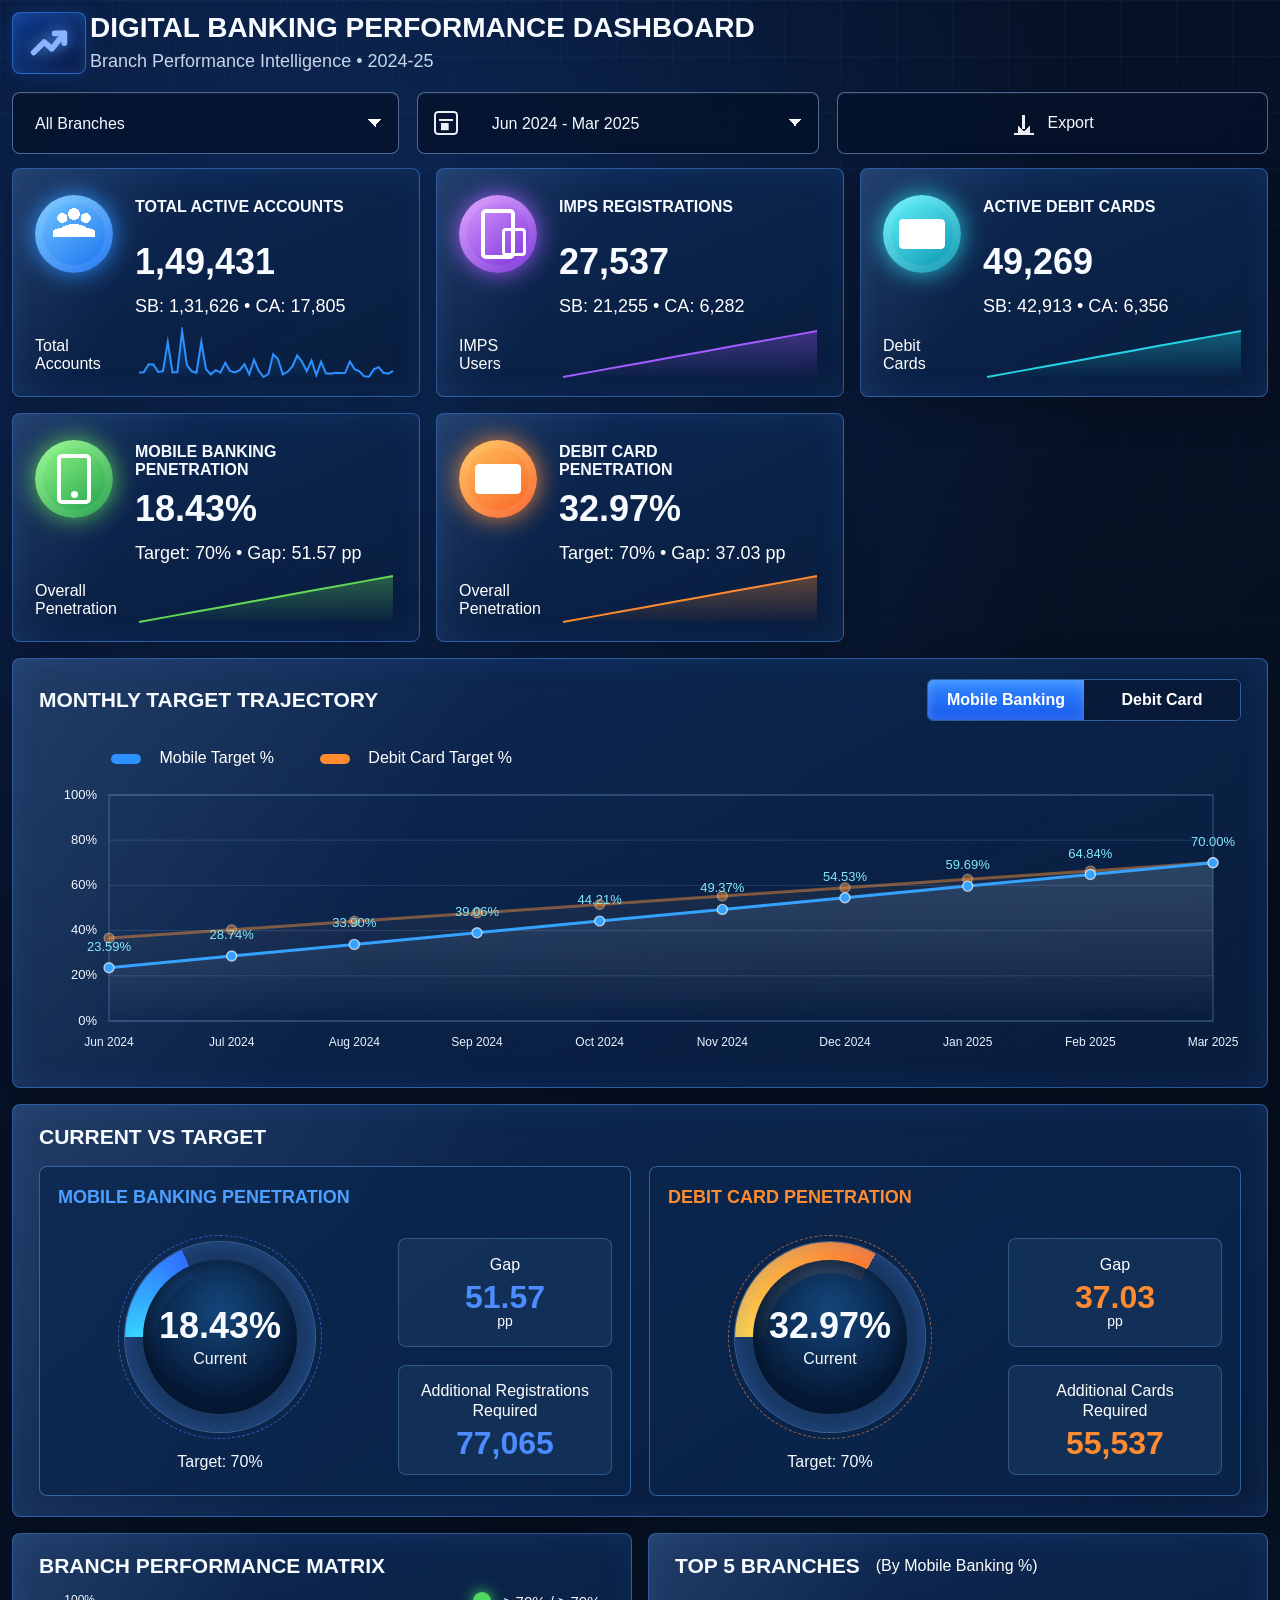
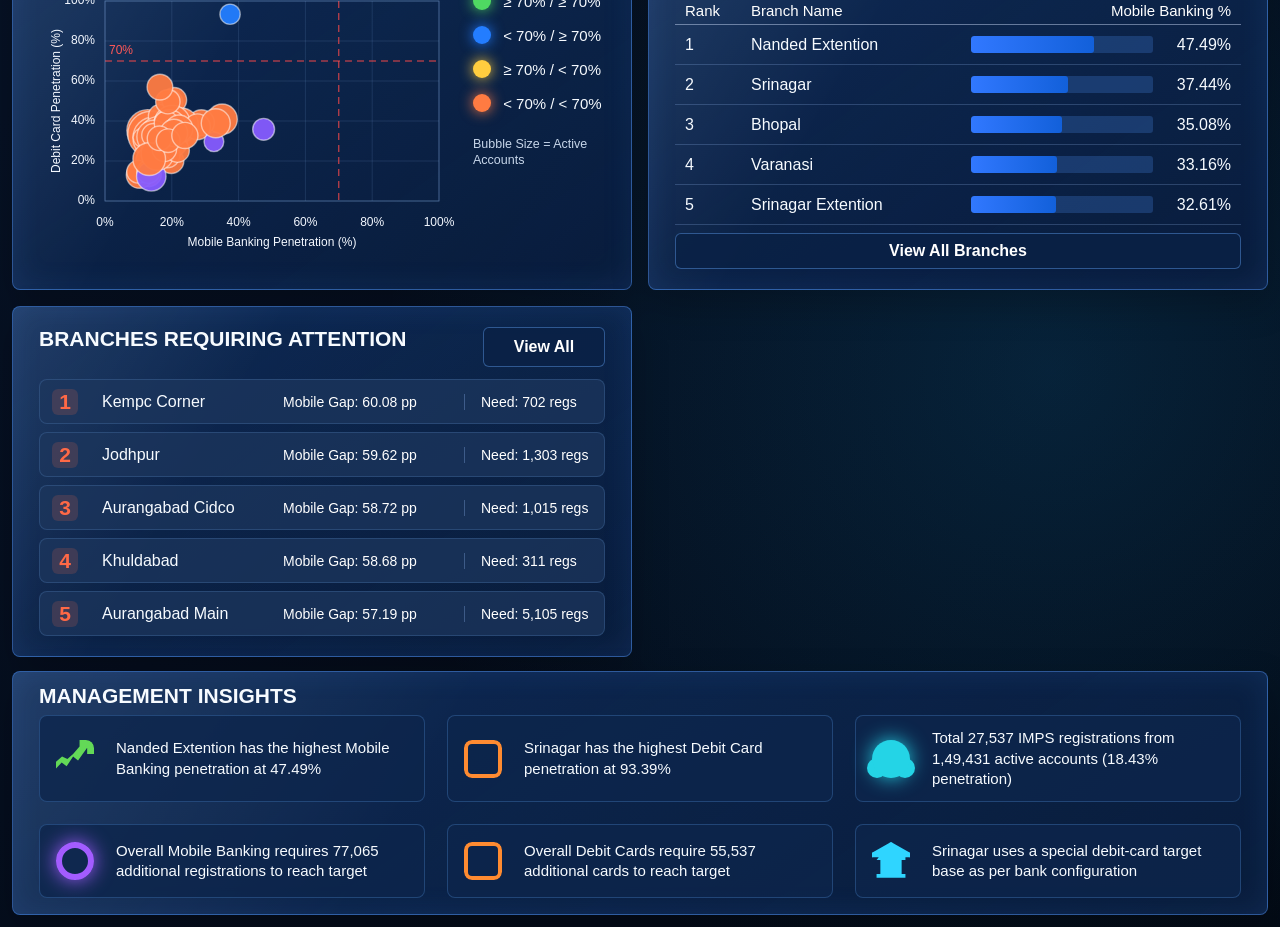
<file: codex dashboard/index.html>
<!DOCTYPE html>
<html lang="en">
<head>
  <meta charset="UTF-8">
  <meta name="viewport" content="width=device-width, initial-scale=1.0">
  <title>Digital Banking Performance Dashboard</title>
  <link rel="stylesheet" href="styles.css">
  <script src="data.js" defer></script>
  <script src="script.js" defer></script>
</head>
<body>
  <main class="dashboard-shell">
    <header class="topbar">
      <div class="brand-mark" aria-hidden="true">
        <svg viewBox="0 0 48 48" role="img">
          <path d="M8 34 19 23l8 7L40 14" fill="none" stroke="currentColor" stroke-width="6" stroke-linecap="round" stroke-linejoin="round"/>
          <path d="M30 14h10v10" fill="none" stroke="currentColor" stroke-width="6" stroke-linecap="round" stroke-linejoin="round"/>
        </svg>
      </div>
      <div class="title-block">
        <h1>DIGITAL BANKING PERFORMANCE DASHBOARD</h1>
        <p>Branch Performance Intelligence • 2024-25</p>
      </div>
      <div class="controls">
        <label class="select-wrap">
          <span class="sr-only">Branch</span>
          <select id="branchFilter"></select>
        </label>
        <label class="select-wrap period">
          <span class="calendar-icon" aria-hidden="true"></span>
          <span class="sr-only">Period</span>
          <select id="periodFilter">
            <option>Jun 2024 - Mar 2025</option>
          </select>
        </label>
        <button id="exportBtn" class="export-btn" type="button">
          <span class="download-icon" aria-hidden="true"></span>
          Export
        </button>
      </div>
    </header>

    <section class="kpi-grid" aria-label="Performance summary">
      <article class="kpi-card blue">
        <div class="kpi-icon people" aria-hidden="true"></div>
        <div class="kpi-content">
          <p class="kpi-label">TOTAL ACTIVE ACCOUNTS</p>
          <strong id="activeTotal">0</strong>
          <p id="activeSplit" class="kpi-sub"></p>
        </div>
        <div class="spark-label">Total Accounts</div>
        <canvas id="activeSpark" class="spark" width="260" height="48"></canvas>
      </article>
      <article class="kpi-card purple">
        <div class="kpi-icon phone-pay" aria-hidden="true"></div>
        <div class="kpi-content">
          <p class="kpi-label">IMPS REGISTRATIONS</p>
          <strong id="impsTotal">0</strong>
          <p id="impsSplit" class="kpi-sub"></p>
        </div>
        <div class="spark-label">IMPS Users</div>
        <canvas id="impsSpark" class="spark" width="260" height="48"></canvas>
      </article>
      <article class="kpi-card cyan">
        <div class="kpi-icon card-icon" aria-hidden="true"></div>
        <div class="kpi-content">
          <p class="kpi-label">ACTIVE DEBIT CARDS</p>
          <strong id="cardsTotal">0</strong>
          <p id="cardsSplit" class="kpi-sub"></p>
        </div>
        <div class="spark-label">Debit Cards</div>
        <canvas id="cardsSpark" class="spark" width="260" height="48"></canvas>
      </article>
      <article class="kpi-card green">
        <div class="kpi-icon mobile" aria-hidden="true"></div>
        <div class="kpi-content">
          <p class="kpi-label">MOBILE BANKING<br>PENETRATION</p>
          <strong id="mobilePct">0%</strong>
          <p id="mobileGap" class="kpi-sub"></p>
        </div>
        <div class="spark-label">Overall Penetration</div>
        <canvas id="mobileSpark" class="spark" width="260" height="48"></canvas>
      </article>
      <article class="kpi-card orange">
        <div class="kpi-icon debit" aria-hidden="true"></div>
        <div class="kpi-content">
          <p class="kpi-label">DEBIT CARD<br>PENETRATION</p>
          <strong id="debitPct">0%</strong>
          <p id="debitGap" class="kpi-sub"></p>
        </div>
        <div class="spark-label">Overall Penetration</div>
        <canvas id="debitSpark" class="spark" width="260" height="48"></canvas>
      </article>
    </section>

    <section class="main-grid">
      <article class="panel trajectory-panel">
        <div class="panel-head">
          <h2>MONTHLY TARGET TRAJECTORY</h2>
          <div class="segmented" role="tablist" aria-label="Target metric">
            <button class="metric-tab active" data-metric="mobile" type="button">Mobile Banking</button>
            <button class="metric-tab" data-metric="debit" type="button">Debit Card</button>
          </div>
        </div>
        <div class="legend-row">
          <span><i class="dot mobile-dot"></i> Mobile Target %</span>
          <span><i class="dot debit-dot"></i> Debit Card Target %</span>
        </div>
        <canvas id="targetChart" class="line-chart" width="920" height="300"></canvas>
      </article>

      <article class="panel gauge-panel">
        <h2>CURRENT VS TARGET</h2>
        <div class="gauge-grid">
          <section class="gauge-card mobile-gauge">
            <h3>MOBILE BANKING PENETRATION</h3>
            <div class="gauge-wrap">
              <div id="mobileGauge" class="gauge" style="--value: 18.43; --accent: #36d8ff; --accent2: #316cff">
                <div class="gauge-center"><strong id="mobileGaugeValue">0%</strong><span>Current</span></div>
              </div>
              <p id="mobileGaugeTarget">Target: 70%</p>
            </div>
            <div class="side-stats">
              <div><span>Gap</span><strong id="mobileGapLarge">0</strong><em>pp</em></div>
              <div><span>Additional Registrations<br>Required</span><strong id="mobileRequired">0</strong></div>
            </div>
          </section>
          <section class="gauge-card debit-gauge">
            <h3>DEBIT CARD PENETRATION</h3>
            <div class="gauge-wrap">
              <div id="debitGauge" class="gauge" style="--value: 32.97; --accent: #ffd14b; --accent2: #ff7a2f">
                <div class="gauge-center"><strong id="debitGaugeValue">0%</strong><span>Current</span></div>
              </div>
              <p id="debitGaugeTarget">Target: 70%</p>
            </div>
            <div class="side-stats">
              <div><span>Gap</span><strong id="debitGapLarge">0</strong><em>pp</em></div>
              <div><span>Additional Cards<br>Required</span><strong id="debitRequired">0</strong></div>
            </div>
          </section>
        </div>
      </article>

      <article class="panel matrix-panel">
        <h2>BRANCH PERFORMANCE MATRIX</h2>
        <canvas id="matrixChart" width="660" height="292"></canvas>
        <div id="matrixTooltip" class="matrix-tooltip" hidden></div>
        <div class="matrix-legend">
          <span><i class="q q1"></i> ≥ 70% / ≥ 70%</span>
          <span><i class="q q2"></i> &lt; 70% / ≥ 70%</span>
          <span><i class="q q3"></i> ≥ 70% / &lt; 70%</span>
          <span><i class="q q4"></i> &lt; 70% / &lt; 70%</span>
          <small>Bubble Size = Active Accounts</small>
        </div>
      </article>

      <article class="panel rank-panel">
        <div class="panel-title-inline">
          <h2>TOP 5 BRANCHES</h2>
          <span id="rankMetricLabel">(By Mobile Banking %)</span>
        </div>
        <div class="rank-table">
          <div class="rank-row head"><span>Rank</span><span>Branch Name</span><span id="rankHeader">Mobile Banking %</span></div>
          <div id="topBranches"></div>
        </div>
        <button id="viewAllTop" class="wide-btn" type="button">View All Branches</button>
      </article>

      <article class="panel attention-panel">
        <div class="panel-head tight">
          <h2>BRANCHES REQUIRING ATTENTION</h2>
          <button id="viewAllAttention" class="small-btn" type="button">View All</button>
        </div>
        <div id="attentionList" class="attention-list"></div>
      </article>
    </section>

    <section class="panel insight-panel" aria-label="Management insights">
      <h2>MANAGEMENT INSIGHTS</h2>
      <div id="insightGrid" class="insight-grid"></div>
    </section>
  </main>

  <div id="modal" class="modal" hidden>
    <div class="modal-card" role="dialog" aria-modal="true" aria-labelledby="modalTitle">
      <div class="modal-head">
        <h2 id="modalTitle">All Branches</h2>
        <button id="closeModal" class="icon-btn" type="button" aria-label="Close">×</button>
      </div>
      <div class="modal-table-wrap">
        <table id="modalTable"></table>
      </div>
    </div>
  </div>
</body>
</html>
</file>
<file: codex dashboard/styles.css>
:root {
  --bg: #050c1d;
  --panel: rgba(9, 30, 62, 0.88);
  --panel-2: rgba(11, 38, 78, 0.78);
  --line: rgba(87, 156, 255, 0.48);
  --text: #f7fbff;
  --muted: #c7d6ea;
  --soft: #88a3c6;
  --blue: #2e91ff;
  --purple: #a35cff;
  --cyan: #24d4e6;
  --green: #63d957;
  --orange: #ff8b31;
  --yellow: #ffd147;
  --danger: #ff6946;
  --radius: 8px;
  font-family: Inter, "Segoe UI", Arial, sans-serif;
}

* {
  box-sizing: border-box;
}

body {
  margin: 0;
  min-width: 1180px;
  min-height: 100vh;
  color: var(--text);
  background:
    radial-gradient(circle at 26% 12%, rgba(33, 119, 255, 0.23), transparent 32%),
    radial-gradient(circle at 82% 78%, rgba(20, 156, 230, 0.16), transparent 30%),
    linear-gradient(135deg, #07132c 0%, #061124 45%, #030812 100%);
}

body::before {
  content: "";
  position: fixed;
  inset: 0;
  pointer-events: none;
  background-image:
    linear-gradient(rgba(95, 165, 255, 0.055) 1px, transparent 1px),
    linear-gradient(90deg, rgba(95, 165, 255, 0.045) 1px, transparent 1px);
  background-size: 56px 56px;
  mask-image: linear-gradient(to bottom, #000 0%, transparent 100%);
}

.dashboard-shell {
  position: relative;
  width: min(100vw, 1920px);
  margin: 0 auto;
  padding: 18px;
}

.sr-only {
  position: absolute;
  width: 1px;
  height: 1px;
  padding: 0;
  overflow: hidden;
  clip: rect(0, 0, 0, 0);
  white-space: nowrap;
  border: 0;
}

.topbar {
  min-height: 72px;
  display: grid;
  grid-template-columns: 76px minmax(520px, 1fr) auto;
  align-items: center;
  gap: 18px;
}

.brand-mark {
  width: 74px;
  height: 62px;
  display: grid;
  place-items: center;
  color: #8ab4ff;
  border: 1px solid rgba(59, 139, 255, 0.62);
  border-radius: var(--radius);
  background: linear-gradient(145deg, rgba(15, 61, 147, 0.92), rgba(8, 22, 62, 0.82));
  box-shadow: inset 0 0 18px rgba(74, 145, 255, 0.23), 0 0 20px rgba(27, 111, 255, 0.22);
}

.brand-mark svg {
  width: 46px;
  height: 46px;
  filter: drop-shadow(0 0 8px rgba(96, 166, 255, 0.8));
}

.title-block h1 {
  margin: 0;
  font-size: clamp(28px, 2.15vw, 36px);
  line-height: 1;
  letter-spacing: 0;
  font-weight: 850;
}

.title-block p {
  margin: 9px 0 0;
  color: var(--muted);
  font-size: 18px;
}

.controls {
  display: flex;
  align-items: center;
  justify-content: flex-end;
  gap: 18px;
}

.select-wrap,
.export-btn {
  height: 62px;
  min-width: 252px;
  display: inline-flex;
  align-items: center;
  gap: 12px;
  border: 1px solid rgba(134, 169, 220, 0.58);
  border-radius: var(--radius);
  background: rgba(5, 17, 41, 0.78);
  color: var(--text);
  box-shadow: inset 0 1px 0 rgba(255, 255, 255, 0.05);
}

.select-wrap select {
  width: 100%;
  height: 100%;
  padding: 0 44px 0 22px;
  color: var(--text);
  font: inherit;
  font-size: 16px;
  border: 0;
  appearance: none;
  background:
    linear-gradient(45deg, transparent 50%, #fff 50%) right 22px center / 8px 8px no-repeat,
    linear-gradient(135deg, #fff 50%, transparent 50%) right 16px center / 8px 8px no-repeat;
}

.select-wrap select:focus,
button:focus-visible {
  outline: 2px solid #78b3ff;
  outline-offset: 2px;
}

.period {
  min-width: 318px;
  padding-left: 16px;
}

.calendar-icon,
.download-icon {
  width: 24px;
  height: 24px;
  flex: 0 0 24px;
  background: currentColor;
  opacity: 0.95;
}

.calendar-icon {
  mask: linear-gradient(#000 0 0);
  border: 2px solid currentColor;
  border-radius: 4px;
  background: none;
  position: relative;
}

.calendar-icon::before,
.calendar-icon::after {
  content: "";
  position: absolute;
  background: currentColor;
}

.calendar-icon::before {
  left: 3px;
  right: 3px;
  top: 6px;
  height: 2px;
}

.calendar-icon::after {
  width: 9px;
  height: 9px;
  left: 5px;
  top: 10px;
  box-shadow: 8px 0 0 currentColor, 0 7px 0 currentColor, 8px 7px 0 currentColor;
  transform: scale(0.45);
  transform-origin: top left;
}

.download-icon {
  mask:
    linear-gradient(#000 0 0) center 4px / 3px 14px no-repeat,
    linear-gradient(135deg, transparent 48%, #000 50%) center 15px / 12px 12px no-repeat,
    linear-gradient(225deg, transparent 48%, #000 50%) center 15px / 12px 12px no-repeat,
    linear-gradient(#000 0 0) center 22px / 20px 3px no-repeat;
}

.export-btn {
  min-width: 146px;
  justify-content: center;
  padding: 0 22px;
  cursor: pointer;
  font: inherit;
}

.export-btn:hover,
.small-btn:hover,
.wide-btn:hover,
.metric-tab:hover {
  border-color: rgba(105, 176, 255, 0.95);
  background-color: rgba(26, 80, 150, 0.5);
}

.kpi-grid {
  display: grid;
  grid-template-columns: repeat(5, minmax(0, 1fr));
  gap: 16px;
  margin-top: 14px;
}

.kpi-card,
.panel {
  position: relative;
  border: 1px solid var(--line);
  border-radius: var(--radius);
  background:
    linear-gradient(145deg, rgba(15, 47, 94, 0.92), rgba(6, 18, 45, 0.78)),
    var(--panel);
  box-shadow: inset 0 0 30px rgba(69, 142, 255, 0.12), 0 14px 36px rgba(0, 0, 0, 0.22);
  overflow: hidden;
}

.kpi-card {
  min-height: 220px;
  padding: 26px 22px 15px;
  display: grid;
  grid-template-columns: 82px 1fr;
  grid-template-rows: 132px 1fr;
  column-gap: 18px;
}

.kpi-card::before,
.panel::before {
  content: "";
  position: absolute;
  inset: 0;
  pointer-events: none;
  background: linear-gradient(120deg, rgba(255, 255, 255, 0.08), transparent 34%, rgba(50, 160, 255, 0.06));
}

.kpi-icon {
  width: 78px;
  height: 78px;
  align-self: start;
  border-radius: 50%;
  display: grid;
  place-items: center;
  color: #fff;
  box-shadow: inset 0 0 0 8px rgba(255, 255, 255, 0.08), 0 0 24px currentColor;
}

.blue .kpi-icon { background: linear-gradient(145deg, #6fc6ff, #116cf0); color: rgba(42, 143, 255, 0.95); }
.purple .kpi-icon { background: linear-gradient(145deg, #d99aff, #7225d7); color: rgba(165, 92, 255, 0.9); }
.cyan .kpi-icon { background: linear-gradient(145deg, #61f6ff, #008da9); color: rgba(36, 212, 230, 0.88); }
.green .kpi-icon { background: linear-gradient(145deg, #8ffb85, #159842); color: rgba(99, 217, 87, 0.88); }
.orange .kpi-icon { background: linear-gradient(145deg, #ffc151, #fa5b22); color: rgba(255, 139, 49, 0.9); }

.kpi-icon::before,
.kpi-icon::after {
  content: "";
  display: block;
  background: #fff;
}

.people::before {
  width: 42px;
  height: 30px;
  mask:
    radial-gradient(circle 6px at 50% 7px, #000 99%, transparent 100%),
    radial-gradient(circle 5px at 22% 11px, #000 99%, transparent 100%),
    radial-gradient(circle 5px at 78% 11px, #000 99%, transparent 100%),
    radial-gradient(ellipse 17px 11px at 50% 28px, #000 99%, transparent 100%),
    radial-gradient(ellipse 11px 8px at 20% 29px, #000 99%, transparent 100%),
    radial-gradient(ellipse 11px 8px at 80% 29px, #000 99%, transparent 100%);
}

.phone-pay::before,
.mobile::before {
  width: 26px;
  height: 42px;
  border: 4px solid #fff;
  border-radius: 5px;
  background: transparent;
}

.phone-pay::after {
  position: absolute;
  width: 18px;
  height: 22px;
  border: 3px solid #fff;
  border-radius: 4px;
  transform: translate(16px, 8px);
  background: transparent;
}

.mobile::after {
  position: absolute;
  width: 7px;
  height: 7px;
  border-radius: 50%;
  transform: translateY(15px);
}

.card-icon::before,
.debit::before {
  width: 46px;
  height: 30px;
  border-radius: 4px;
  mask:
    linear-gradient(#000 0 0) 0 0 / 100% 100% no-repeat,
    linear-gradient(transparent 0 0);
}

.card-icon::after,
.debit::after {
  position: absolute;
  width: 28px;
  height: 4px;
  border-radius: 4px;
  transform: translateY(-4px);
  box-shadow: -8px 12px 0 -1px #fff, 8px 12px 0 -1px #fff;
}

.kpi-content {
  position: relative;
  z-index: 1;
}

.kpi-label {
  min-height: 34px;
  margin: 3px 0 11px;
  font-size: 16px;
  line-height: 1.12;
  font-weight: 800;
}

.kpi-content strong {
  display: block;
  font-size: 36px;
  line-height: 1.05;
  font-weight: 850;
}

.kpi-sub {
  margin: 15px 0 0;
  color: #fff;
  font-size: 18px;
  white-space: nowrap;
}

.spark-label {
  position: relative;
  z-index: 1;
  align-self: end;
  grid-column: 1 / 2;
  padding-bottom: 8px;
  color: #fff;
  font-size: 16px;
}

.spark {
  position: relative;
  z-index: 1;
  grid-column: 2 / 3;
  align-self: end;
  width: 100%;
  height: 54px;
}

.main-grid {
  display: grid;
  grid-template-columns: repeat(12, minmax(0, 1fr));
  gap: 16px;
  margin-top: 16px;
}

.panel {
  padding: 20px 26px;
}

.panel h2 {
  position: relative;
  z-index: 1;
  margin: 0;
  font-size: 21px;
  line-height: 1.1;
  font-weight: 850;
}

.panel-head,
.panel-title-inline {
  position: relative;
  z-index: 2;
  display: flex;
  align-items: center;
  justify-content: space-between;
  gap: 16px;
}

.panel-title-inline {
  justify-content: flex-start;
}

.panel-title-inline span {
  color: #fff;
  font-size: 16px;
}

.tight {
  align-items: start;
}

.trajectory-panel {
  grid-column: span 6;
  min-height: 412px;
}

.segmented {
  display: grid;
  grid-template-columns: 1fr 1fr;
  width: 314px;
  height: 42px;
  border: 1px solid rgba(77, 142, 228, 0.55);
  border-radius: 6px;
  overflow: hidden;
}

.metric-tab {
  border: 0;
  color: #fff;
  background: rgba(8, 22, 49, 0.62);
  font: inherit;
  font-weight: 700;
  cursor: pointer;
}

.metric-tab.active {
  background: linear-gradient(180deg, #368cff, #1356ea);
  box-shadow: inset 0 0 12px rgba(255, 255, 255, 0.22);
}

.legend-row {
  position: relative;
  z-index: 1;
  display: flex;
  gap: 46px;
  margin: 28px 0 6px 72px;
  color: #fff;
  font-size: 16px;
}

.dot {
  width: 30px;
  height: 10px;
  display: inline-block;
  margin-right: 14px;
  border-radius: 99px;
  vertical-align: middle;
}

.mobile-dot { background: var(--blue); box-shadow: 16px 0 0 -5px var(--blue); }
.debit-dot { background: var(--orange); box-shadow: 16px 0 0 -5px var(--orange); }

.line-chart {
  position: relative;
  z-index: 1;
  width: 100%;
  height: 290px;
}

.gauge-panel {
  grid-column: span 6;
  min-height: 412px;
}

.gauge-grid {
  position: relative;
  z-index: 1;
  display: grid;
  grid-template-columns: 1fr 1fr;
  gap: 18px;
  margin-top: 18px;
}

.gauge-card {
  min-height: 330px;
  display: grid;
  grid-template-columns: 1.18fr 0.78fr;
  gap: 16px;
  padding: 20px 18px;
  border: 1px solid rgba(101, 168, 255, 0.45);
  border-radius: var(--radius);
  background: rgba(10, 38, 77, 0.72);
}

.gauge-card h3 {
  grid-column: 1 / -1;
  margin: 0;
  color: #4da0ff;
  font-size: 18px;
  letter-spacing: 0;
}

.debit-gauge h3 {
  color: var(--orange);
}

.gauge-wrap {
  display: grid;
  place-items: center;
  gap: 12px;
}

.gauge-wrap p {
  margin: 0;
  font-size: 16px;
}

.gauge {
  --angle: calc(var(--value) * 3.6deg);
  width: 190px;
  height: 190px;
  position: relative;
  display: grid;
  place-items: center;
  border-radius: 50%;
  background:
    radial-gradient(circle at center, #092448 0 47%, transparent 48%),
    conic-gradient(from -90deg, var(--accent) 0deg, var(--accent2) var(--angle), rgba(36, 68, 112, 0.6) var(--angle) 360deg);
  box-shadow: inset 0 0 20px rgba(51, 132, 255, 0.28), 0 0 0 1px rgba(140, 188, 255, 0.4);
}

.gauge::before {
  content: "";
  position: absolute;
  inset: 18px;
  border-radius: 50%;
  background: radial-gradient(circle at 50% 32%, rgba(22, 78, 135, 0.8), #061b39 68%);
  box-shadow: inset 0 0 25px rgba(0, 0, 0, 0.35);
}

.gauge::after {
  content: "";
  position: absolute;
  inset: -7px;
  border-radius: 50%;
  border: 1px dashed color-mix(in srgb, var(--accent2) 70%, #fff 10%);
  opacity: 0.8;
}

.gauge-center {
  position: relative;
  z-index: 1;
  text-align: center;
}

.gauge-center strong {
  display: block;
  font-size: 36px;
  line-height: 1.1;
}

.gauge-center span {
  display: block;
  margin-top: 4px;
  font-size: 16px;
}

.side-stats {
  display: grid;
  gap: 18px;
}

.side-stats div {
  min-height: 103px;
  display: grid;
  place-content: center;
  text-align: center;
  padding: 10px;
  border: 1px solid rgba(107, 163, 224, 0.34);
  border-radius: var(--radius);
  background: rgba(24, 55, 94, 0.66);
}

.side-stats span {
  color: #fff;
  font-size: 16px;
  line-height: 1.25;
}

.side-stats strong {
  display: block;
  margin-top: 6px;
  color: #4d8cff;
  font-size: 32px;
  line-height: 1;
}

.debit-gauge .side-stats strong {
  color: var(--orange);
}

.side-stats em {
  font-style: normal;
  color: #fff;
  font-size: 14px;
}

.matrix-panel {
  grid-column: span 5;
  min-height: 346px;
  padding-right: 170px;
}

#matrixChart {
  position: relative;
  z-index: 1;
  width: 100%;
  height: 262px;
  margin-top: 10px;
  cursor: crosshair;
}

.matrix-legend {
  position: absolute;
  z-index: 2;
  right: 22px;
  top: 58px;
  width: 136px;
  display: grid;
  gap: 16px;
  font-size: 15px;
}

.matrix-legend span {
  white-space: nowrap;
}

.matrix-legend small {
  margin-top: 8px;
  color: var(--muted);
  line-height: 1.3;
}

.q {
  display: inline-block;
  width: 18px;
  height: 18px;
  margin-right: 8px;
  border-radius: 50%;
  vertical-align: -3px;
  box-shadow: 0 0 14px currentColor;
}

.q1 { color: #4fd962; background: #4fd962; }
.q2 { color: #237dff; background: #237dff; }
.q3 { color: #ffcd3f; background: #ffcd3f; }
.q4 { color: #ff7b42; background: #ff7b42; }

.matrix-tooltip {
  position: absolute;
  z-index: 5;
  min-width: 200px;
  padding: 10px 12px;
  border: 1px solid rgba(178, 210, 255, 0.55);
  border-radius: 6px;
  background: rgba(5, 13, 29, 0.94);
  color: #fff;
  font-size: 13px;
  line-height: 1.4;
  pointer-events: none;
  box-shadow: 0 12px 28px rgba(0, 0, 0, 0.45);
}

.rank-panel,
.attention-panel {
  min-height: 346px;
}

.rank-panel {
  grid-column: span 3;
}

.attention-panel {
  grid-column: span 4;
}

.rank-table {
  position: relative;
  z-index: 1;
  margin-top: 20px;
}

.rank-row {
  display: grid;
  grid-template-columns: 56px minmax(150px, 1fr) minmax(190px, 260px);
  align-items: center;
  min-height: 40px;
  padding: 0 10px;
  border-bottom: 1px solid rgba(143, 181, 235, 0.25);
  gap: 10px;
}

.rank-row.head {
  min-height: 28px;
  color: #fff;
  border-bottom-color: rgba(210, 226, 255, 0.45);
  font-size: 15px;
}

.rank-row span:last-child {
  text-align: right;
}

.rank-row.selected {
  background: rgba(58, 131, 255, 0.14);
  outline: 1px solid rgba(116, 178, 255, 0.38);
  outline-offset: -1px;
}

.bar-cell {
  display: grid;
  grid-template-columns: minmax(80px, 1fr) 66px;
  align-items: center;
  gap: 12px;
}

.bar {
  height: 17px;
  border-radius: 3px;
  background: rgba(56, 110, 193, 0.35);
  overflow: hidden;
}

.bar i {
  display: block;
  height: 100%;
  border-radius: inherit;
  background: linear-gradient(90deg, #3178ff, #1260da);
}

.wide-btn,
.small-btn,
.icon-btn {
  position: relative;
  z-index: 1;
  border: 1px solid rgba(88, 149, 225, 0.48);
  border-radius: 6px;
  background: rgba(10, 34, 70, 0.82);
  color: #fff;
  cursor: pointer;
  font: inherit;
}

.wide-btn {
  width: 100%;
  height: 36px;
  margin-top: 8px;
  font-weight: 700;
}

.small-btn {
  min-width: 122px;
  height: 40px;
  font-weight: 700;
}

.attention-list {
  position: relative;
  z-index: 1;
  display: grid;
  gap: 8px;
  margin-top: 12px;
}

.attention-item {
  min-height: 45px;
  display: grid;
  grid-template-columns: 38px minmax(110px, 1fr) minmax(150px, 1fr) minmax(128px, auto);
  align-items: center;
  gap: 12px;
  padding: 0 12px;
  border: 1px solid rgba(97, 150, 210, 0.24);
  border-radius: var(--radius);
  background: rgba(29, 55, 93, 0.74);
}

.attention-item b {
  width: 26px;
  height: 26px;
  display: grid;
  place-items: center;
  border-radius: 6px;
  color: var(--danger);
  background: rgba(255, 105, 70, 0.16);
  font-size: 21px;
  line-height: 1;
}

.attention-item span {
  white-space: nowrap;
  font-size: 16px;
}

.attention-item small {
  color: #fff;
  font-size: 14px;
  white-space: nowrap;
}

.attention-item small:last-child {
  padding-left: 16px;
  border-left: 1px solid rgba(142, 183, 244, 0.32);
}

.insight-panel {
  margin-top: 14px;
  padding: 12px 26px 16px;
}

.insight-grid {
  position: relative;
  z-index: 1;
  display: grid;
  grid-template-columns: repeat(6, 1fr);
  gap: 22px;
  margin-top: 8px;
}

.insight {
  min-height: 74px;
  display: grid;
  grid-template-columns: 44px 1fr;
  gap: 16px;
  align-items: center;
  padding: 12px 16px;
  border: 1px solid rgba(73, 131, 203, 0.35);
  border-radius: var(--radius);
  background: rgba(14, 38, 76, 0.78);
  line-height: 1.35;
  font-size: 15px;
}

.insight i {
  width: 38px;
  height: 38px;
  display: block;
  border-radius: 8px;
  background: currentColor;
  box-shadow: 0 0 20px currentColor;
}

.insight .growth { color: var(--green); mask: linear-gradient(#000 0 0); clip-path: polygon(0 76%, 15% 60%, 28% 70%, 45% 44%, 58% 55%, 82% 21%, 82% 38%, 100% 38%, 100% 0, 62% 0, 62% 18%, 45% 38%, 30% 51%, 16% 44%, 0 58%); }
.insight .card-mini { color: var(--orange); mask: linear-gradient(#000 0 0); border: 4px solid currentColor; background: transparent; }
.insight .users-mini { color: var(--cyan); border-radius: 50%; box-shadow: -14px 9px 0 -9px currentColor, 14px 9px 0 -9px currentColor, 0 0 20px currentColor; }
.insight .target-mini { color: var(--purple); border-radius: 50%; border: 6px solid currentColor; background: transparent; }
.insight .bank-mini { color: #2fd5ff; clip-path: polygon(50% 0, 100% 28%, 100% 40%, 0 40%, 0 28%, 50% 0, 12% 47%, 22% 47%, 22% 84%, 12% 84%, 12% 94%, 88% 94%, 88% 84%, 78% 84%, 78% 47%, 88% 47%, 88% 40%, 0 40%); }

.modal {
  position: fixed;
  z-index: 20;
  inset: 0;
  display: grid;
  place-items: center;
  padding: 28px;
  background: rgba(2, 8, 19, 0.74);
  backdrop-filter: blur(8px);
}

.modal[hidden] {
  display: none;
}

.modal-card {
  width: min(1180px, 96vw);
  max-height: 86vh;
  border: 1px solid rgba(126, 185, 255, 0.55);
  border-radius: var(--radius);
  background: #071934;
  box-shadow: 0 22px 80px rgba(0, 0, 0, 0.5);
  overflow: hidden;
}

.modal-head {
  height: 64px;
  display: flex;
  align-items: center;
  justify-content: space-between;
  padding: 0 22px;
  border-bottom: 1px solid rgba(126, 185, 255, 0.3);
}

.modal-head h2 {
  margin: 0;
}

.icon-btn {
  width: 38px;
  height: 38px;
  font-size: 26px;
  line-height: 1;
}

.modal-table-wrap {
  max-height: calc(86vh - 64px);
  overflow: auto;
}

table {
  width: 100%;
  border-collapse: collapse;
  font-size: 14px;
}

th,
td {
  padding: 11px 14px;
  border-bottom: 1px solid rgba(121, 169, 226, 0.2);
  text-align: right;
  white-space: nowrap;
}

th {
  position: sticky;
  top: 0;
  background: #0b2449;
  color: #fff;
}

td:first-child,
th:first-child {
  text-align: left;
}

@media (max-width: 1460px) {
  body {
    min-width: 1040px;
  }

  .dashboard-shell {
    padding: 12px;
  }

  .topbar {
    grid-template-columns: 60px 1fr;
  }

  .controls {
    grid-column: 1 / -1;
    justify-content: stretch;
  }

  .select-wrap,
  .period,
  .export-btn {
    flex: 1;
    min-width: 0;
  }

  .kpi-grid {
    grid-template-columns: repeat(3, minmax(0, 1fr));
  }

  .main-grid {
    grid-template-columns: repeat(2, minmax(0, 1fr));
  }

  .trajectory-panel,
  .gauge-panel {
    grid-column: 1 / -1;
  }

  .matrix-panel,
  .rank-panel,
  .attention-panel {
    grid-column: auto;
  }

  .insight-grid {
    grid-template-columns: repeat(3, 1fr);
  }
}
</file>
